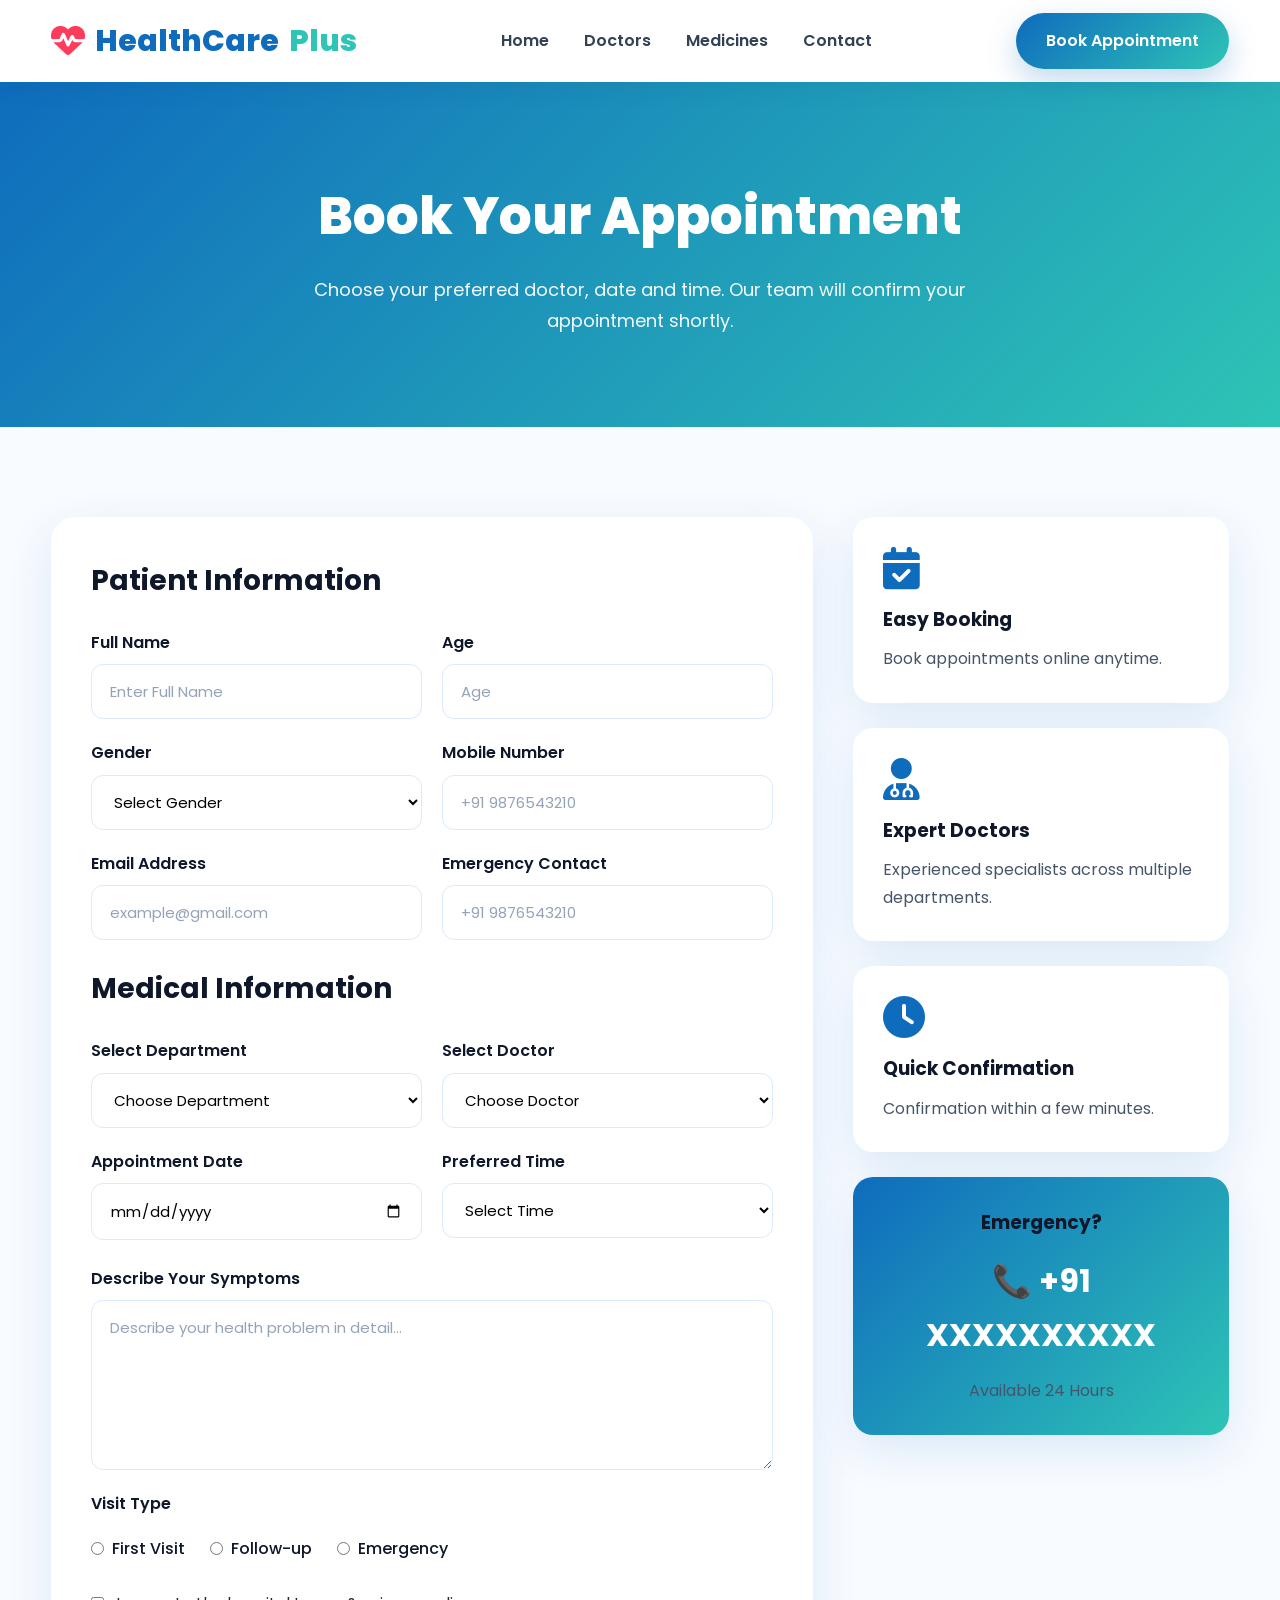
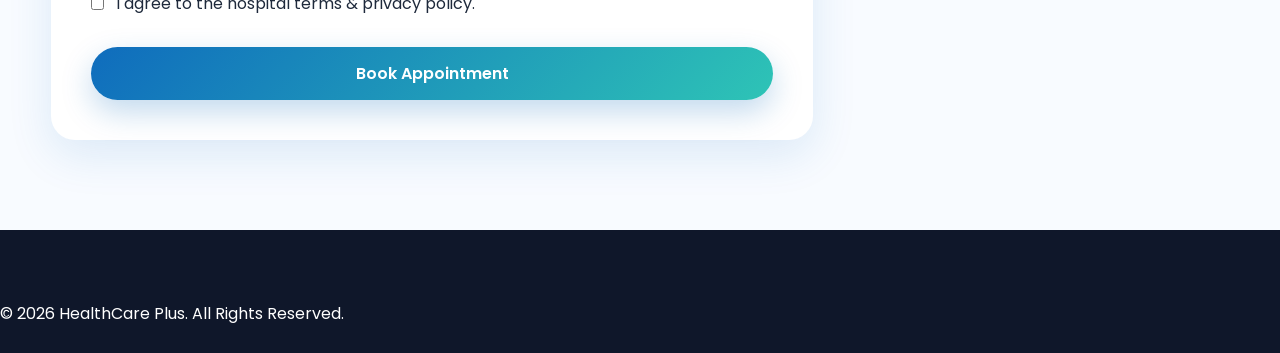
<file: appointment.html>
<!DOCTYPE html>
<html lang="en">

<head>

<meta charset="UTF-8">
<meta name="viewport" content="width=device-width, initial-scale=1.0">

<title>Book Appointment | HealthCare Plus</title>

<link rel="preconnect" href="https://fonts.googleapis.com">

<link rel="preconnect" href="https://fonts.gstatic.com" crossorigin>

<link href="https://fonts.googleapis.com/css2?family=Poppins:wght@300;400;500;600;700;800&display=swap" rel="stylesheet">

<link rel="stylesheet"
href="https://cdnjs.cloudflare.com/ajax/libs/font-awesome/6.5.2/css/all.min.css">

<link rel="stylesheet" href="style.css">

</head>

<body>

<!--========== NAVBAR ==========-->

<header>

<div class="container">

<nav>

<div class="logo">

<i class="fa-solid fa-heart-pulse"></i>

HealthCare<span>Plus</span>

</div>

<ul class="nav-links">

<li><a href="index.html">Home</a></li>

<li><a href="doctors.html">Doctors</a></li>

<li><a href="medicines.html">Medicines</a></li>

<li><a href="contact.html">Contact</a></li>

</ul>

<a href="appointment.html" class="btn active">

Book Appointment

</a>

</nav>

</div>

</header>

<!--========== PAGE HEADER ==========-->

<section class="page-banner">

<div class="container">

<h1>Book Your Appointment</h1>

<p>

Choose your preferred doctor, date and time. Our team will confirm your appointment shortly.

</p>

</div>

</section>

<!--========== APPOINTMENT ==========-->

<section class="appointment-section">

<div class="container">

<div class="appointment-wrapper">

    <!--=== left side form ===-->

    <div class="appointment-form">

<h2>Patient Information</h2>

<form id="appointmentForm">

<div class="input-grid">

<div class="input-box">

<label>Full Name</label>

<input type="text" placeholder="Enter Full Name" required>

</div>

<div class="input-box">

<label>Age</label>

<input type="number" placeholder="Age" required>

</div>

<div class="input-box">

<label>Gender</label>

<select required>

<option>Select Gender</option>

<option>Male</option>

<option>Female</option>

<option>Other</option>

</select>

</div>

<div class="input-box">

<label>Mobile Number</label>

<input type="tel" placeholder="+91 9876543210" required>

</div>

<div class="input-box">

<label>Email Address</label>

<input type="email" placeholder="example@gmail.com">

</div>

<div class="input-box">

<label>Emergency Contact</label>

<input type="tel" placeholder="+91 9876543210">

</div>

</div>

<!--=== medical information ===-->

<h2>Medical Information</h2>

<div class="input-grid">

<div class="input-box">

<label>Select Department</label>

<select id="department" required>

<option>Choose Department</option>

<option>Cardiology</option>

<option>Neurology</option>

<option>Orthopedics</option>

<option>Dermatology</option>

<option>Pediatrics</option>

<option>ENT</option>

<option>Dental</option>

<option>General Medicine</option>

</select>

</div>

<div class="input-box">

<label>Select Doctor</label>

<select id="doctor" required>

<option>Choose Doctor</option>

<option>Dr. Sarah Wilson</option>

<option>Dr. James Smith</option>

<option>Dr. Emily Brown</option>

<option>Dr. Rajesh Kumar</option>

<option>Dr. Priya Sharma</option>

<option>Dr. Ahmed Khan</option>

<option>Dr. Anjali Mehta</option>

<option>Dr. Michael Lee</option>

<option>Dr. Neha Verma</option>

<option>Dr. Arjun Reddy</option>

</select>

</div>

<div class="input-box">

<label>Appointment Date</label>

<input type="date" required>

</div>

<div class="input-box">

<label>Preferred Time</label>

<select required>

<option>Select Time</option>

<option>09:00 AM</option>

<option>09:30 AM</option>

<option>10:00 AM</option>

<option>10:30 AM</option>

<option>11:00 AM</option>

<option>11:30 AM</option>

<option>12:00 PM</option>

<option>02:00 PM</option>

<option>03:00 PM</option>

<option>04:00 PM</option>

<option>05:00 PM</option>

</select>

</div>

</div>

<!--=== symptoms ===-->

<div class="input-box full-width">

<label>Describe Your Symptoms</label>

<textarea rows="6"
placeholder="Describe your health problem in detail..."></textarea>

</div>

<div class="input-box full-width">

<label>Visit Type</label>

<div class="radio-group">

<label>

<input type="radio" name="visit">

First Visit

</label>

<label>

<input type="radio" name="visit">

Follow-up

</label>

<label>

<input type="radio" name="visit">

Emergency

</label>

</div>

</div>

<div class="checkbox">

<input type="checkbox" required>

<span>

I agree to the hospital terms & privacy policy.

</span>

</div>

<button class="btn submit-btn">

Book Appointment

</button>

</form>

</div>

<!--=== right side pannel information ===-->

<div class="appointment-info">

<div class="info-card">

<i class="fa-solid fa-calendar-check"></i>

<h3>Easy Booking</h3>

<p>

Book appointments online anytime.

</p>

</div>

<div class="info-card">

<i class="fa-solid fa-user-doctor"></i>

<h3>Expert Doctors</h3>

<p>

Experienced specialists across multiple departments.

</p>

</div>

<div class="info-card">

<i class="fa-solid fa-clock"></i>

<h3>Quick Confirmation</h3>

<p>

Confirmation within a few minutes.

</p>

</div>

<div class="info-card emergency">

<h3>

Emergency?

</h3>

<h2>

📞 +91 XXXXXXXXXX

</h2>

<p>

Available 24 Hours

</p>

</div>

</div>

</div>

</div>

</section>

<!--=== footer ===-->

<footer>

<p>

© 2026 HealthCare Plus. All Rights Reserved.

</p>

</footer>

<button id="topBtn">
    <i class="fa-solid fa-arrow-up"></i>
</button>

<script src="script.js"></script>

</body>

</html>
</file>
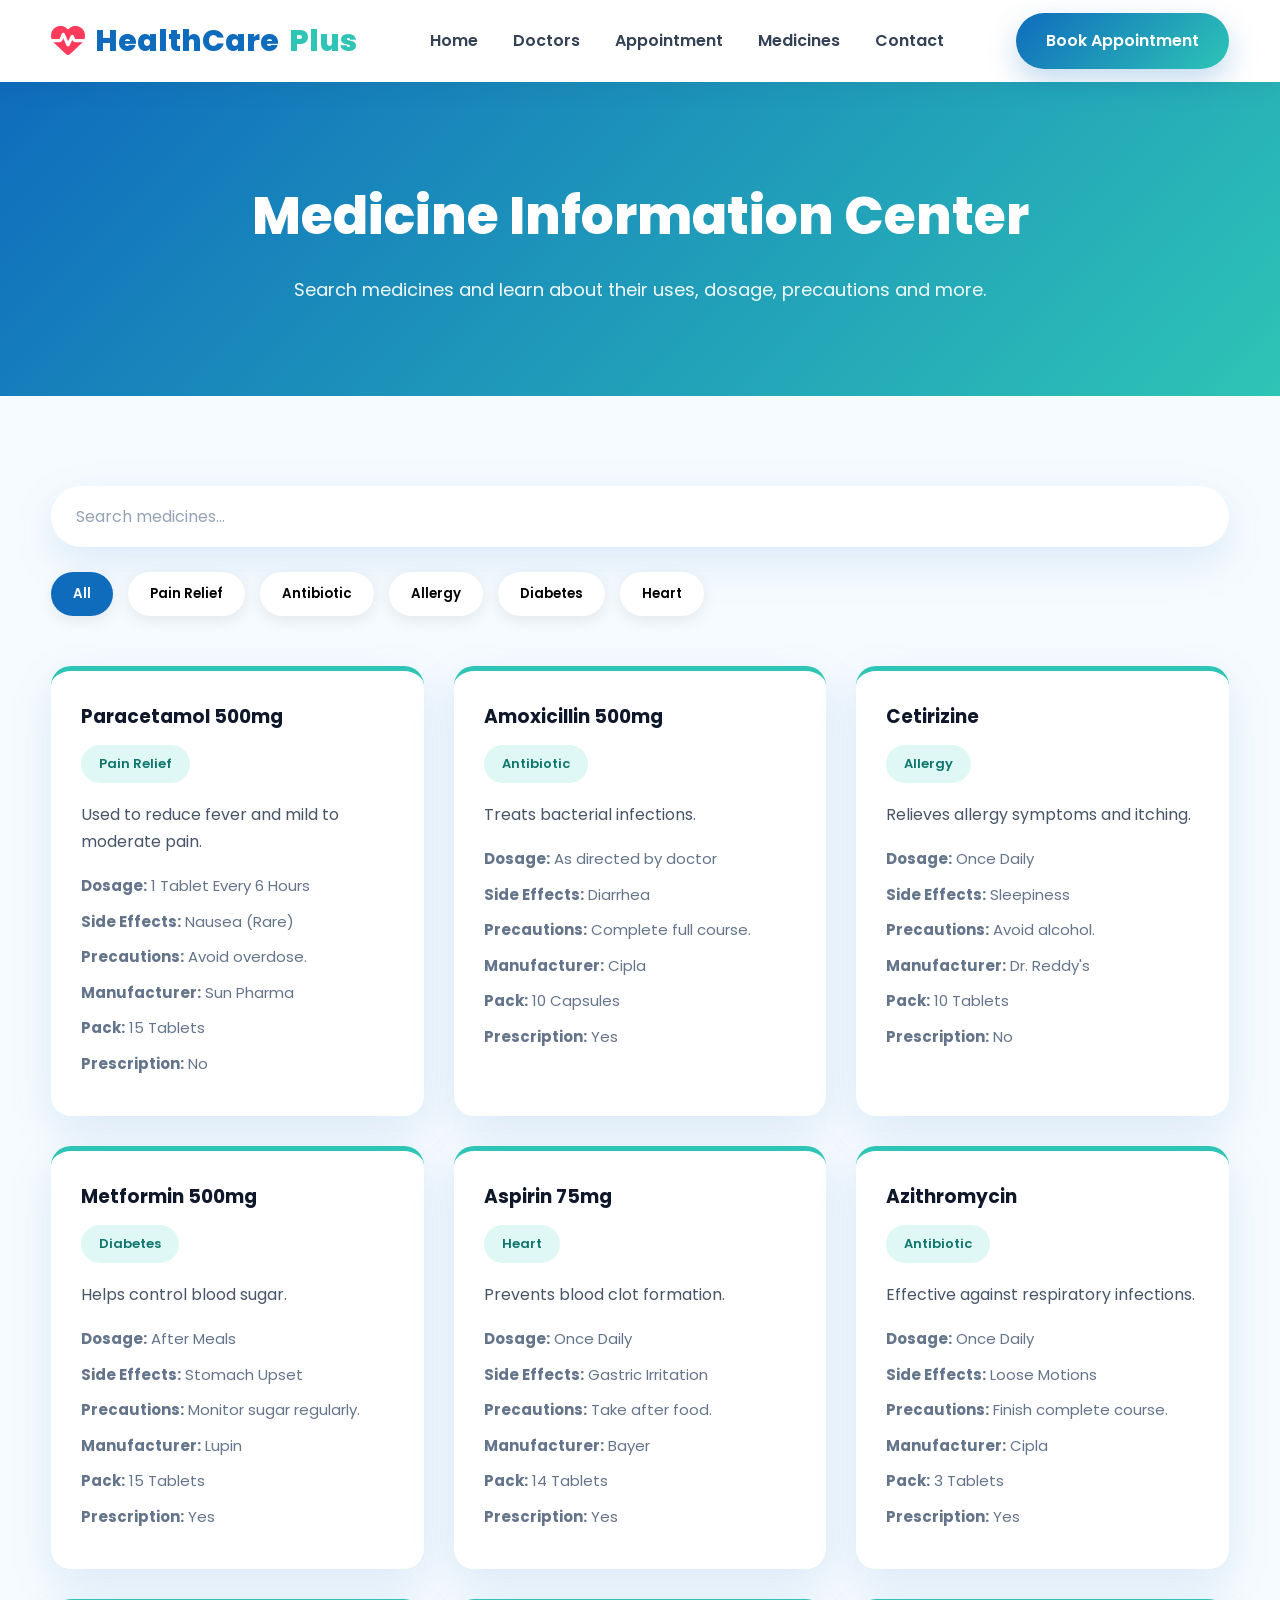
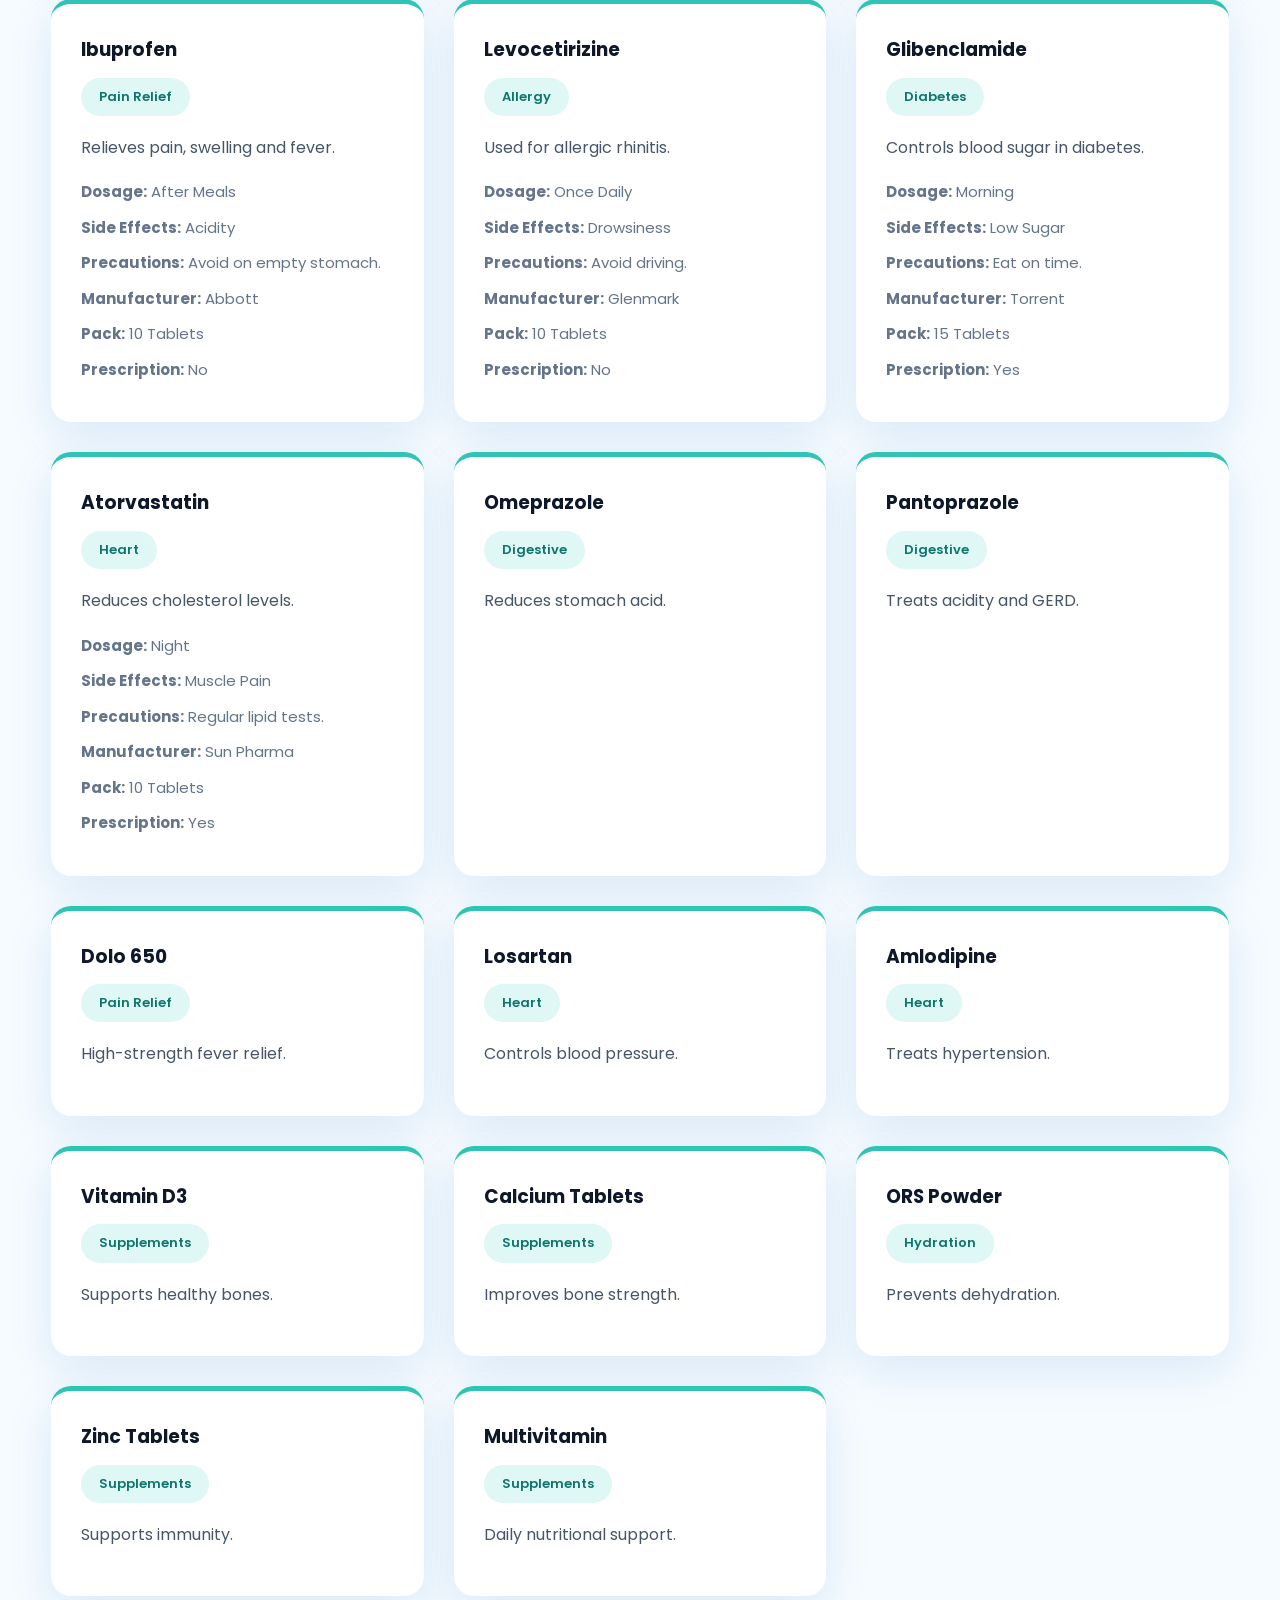
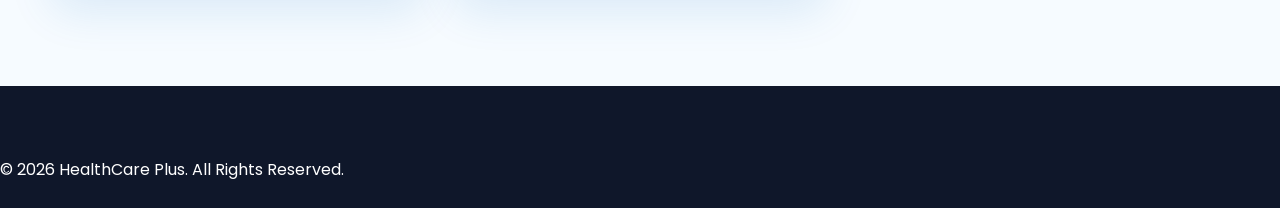
<file: medicines.html>
<!DOCTYPE html>
<html lang="en">

<head>

<meta charset="UTF-8">
<meta name="viewport" content="width=device-width, initial-scale=1.0">

<title>Medicines | HealthCare Plus</title>

<link rel="preconnect" href="https://fonts.googleapis.com">

<link rel="preconnect" href="https://fonts.gstatic.com" crossorigin>

<link href="https://fonts.googleapis.com/css2?family=Poppins:wght@300;400;500;600;700;800&display=swap" rel="stylesheet">

<link rel="stylesheet"
href="https://cdnjs.cloudflare.com/ajax/libs/font-awesome/6.5.2/css/all.min.css">

<link rel="stylesheet" href="style.css">

</head>

<body>

<header>

<div class="container">

<nav>

<div class="logo">

<i class="fa-solid fa-heart-pulse"></i>

HealthCare<span>Plus</span>

</div>

<ul class="nav-links">

<li><a href="index.html">Home</a></li>

<li><a href="doctors.html">Doctors</a></li>

<li><a href="appointment.html">Appointment</a></li>

<li><a href="medicines.html" class="active">Medicines</a></li>

<li><a href="contact.html">Contact</a></li>

</ul>

<a href="appointment.html" class="btn">

Book Appointment

</a>

</nav>

</div>

</header>

<section class="page-banner">

<div class="container">

<h1>Medicine Information Center</h1>

<p>

Search medicines and learn about their uses, dosage, precautions and more.

</p>

</div>

</section>

<section class="medicine-library">

<div class="container">

<div class="medicine-top">

<input
type="text"
id="medicineSearch"
placeholder="Search medicines...">

<div class="medicine-filter">

<button class="filter-btn active" data-filter="all">All</button>

<button class="filter-btn" data-filter="Pain Relief">Pain Relief</button>

<button class="filter-btn" data-filter="Antibiotic">Antibiotic</button>

<button class="filter-btn" data-filter="Allergy">Allergy</button>

<button class="filter-btn" data-filter="Diabetes">Diabetes</button>

<button class="filter-btn" data-filter="Heart">Heart</button>

</div>

</div>

<div class="medicine-grid">

    <div class="medicine-card">

<h3>Paracetamol 500mg</h3>

<span class="badge">Pain Relief</span>

<p>Used to reduce fever and mild to moderate pain.</p>

<ul>

<li><strong>Dosage:</strong> 1 Tablet Every 6 Hours</li>

<li><strong>Side Effects:</strong> Nausea (Rare)</li>

<li><strong>Precautions:</strong> Avoid overdose.</li>

<li><strong>Manufacturer:</strong> Sun Pharma</li>

<li><strong>Pack:</strong> 15 Tablets</li>

<li><strong>Prescription:</strong> No</li>

</ul>

</div>

<div class="medicine-card">

<h3>Amoxicillin 500mg</h3>

<span class="badge">Antibiotic</span>

<p>Treats bacterial infections.</p>

<ul>

<li><strong>Dosage:</strong> As directed by doctor</li>

<li><strong>Side Effects:</strong> Diarrhea</li>

<li><strong>Precautions:</strong> Complete full course.</li>

<li><strong>Manufacturer:</strong> Cipla</li>

<li><strong>Pack:</strong> 10 Capsules</li>

<li><strong>Prescription:</strong> Yes</li>

</ul>

</div>

<div class="medicine-card">

<h3>Cetirizine</h3>

<span class="badge">Allergy</span>

<p>Relieves allergy symptoms and itching.</p>

<ul>

<li><strong>Dosage:</strong> Once Daily</li>

<li><strong>Side Effects:</strong> Sleepiness</li>

<li><strong>Precautions:</strong> Avoid alcohol.</li>

<li><strong>Manufacturer:</strong> Dr. Reddy's</li>

<li><strong>Pack:</strong> 10 Tablets</li>

<li><strong>Prescription:</strong> No</li>

</ul>

</div>

<div class="medicine-card">

<h3>Metformin 500mg</h3>

<span class="badge">Diabetes</span>

<p>Helps control blood sugar.</p>

<ul>

<li><strong>Dosage:</strong> After Meals</li>

<li><strong>Side Effects:</strong> Stomach Upset</li>

<li><strong>Precautions:</strong> Monitor sugar regularly.</li>

<li><strong>Manufacturer:</strong> Lupin</li>

<li><strong>Pack:</strong> 15 Tablets</li>

<li><strong>Prescription:</strong> Yes</li>

</ul>

</div>

<div class="medicine-card">

<h3>Aspirin 75mg</h3>

<span class="badge">Heart</span>

<p>Prevents blood clot formation.</p>

<ul>

<li><strong>Dosage:</strong> Once Daily</li>

<li><strong>Side Effects:</strong> Gastric Irritation</li>

<li><strong>Precautions:</strong> Take after food.</li>

<li><strong>Manufacturer:</strong> Bayer</li>

<li><strong>Pack:</strong> 14 Tablets</li>

<li><strong>Prescription:</strong> Yes</li>

</ul>

</div>

<div class="medicine-card">

<h3>Azithromycin</h3>

<span class="badge">Antibiotic</span>

<p>Effective against respiratory infections.</p>

<ul>
<li><strong>Dosage:</strong> Once Daily</li>
<li><strong>Side Effects:</strong> Loose Motions</li>
<li><strong>Precautions:</strong> Finish complete course.</li>
<li><strong>Manufacturer:</strong> Cipla</li>
<li><strong>Pack:</strong> 3 Tablets</li>
<li><strong>Prescription:</strong> Yes</li>
</ul>

</div>

<div class="medicine-card">

<h3>Ibuprofen</h3>

<span class="badge">Pain Relief</span>

<p>Relieves pain, swelling and fever.</p>

<ul>
<li><strong>Dosage:</strong> After Meals</li>
<li><strong>Side Effects:</strong> Acidity</li>
<li><strong>Precautions:</strong> Avoid on empty stomach.</li>
<li><strong>Manufacturer:</strong> Abbott</li>
<li><strong>Pack:</strong> 10 Tablets</li>
<li><strong>Prescription:</strong> No</li>
</ul>

</div>

<div class="medicine-card">

<h3>Levocetirizine</h3>

<span class="badge">Allergy</span>

<p>Used for allergic rhinitis.</p>

<ul>
<li><strong>Dosage:</strong> Once Daily</li>
<li><strong>Side Effects:</strong> Drowsiness</li>
<li><strong>Precautions:</strong> Avoid driving.</li>
<li><strong>Manufacturer:</strong> Glenmark</li>
<li><strong>Pack:</strong> 10 Tablets</li>
<li><strong>Prescription:</strong> No</li>
</ul>

</div>

<div class="medicine-card">

<h3>Glibenclamide</h3>

<span class="badge">Diabetes</span>

<p>Controls blood sugar in diabetes.</p>

<ul>
<li><strong>Dosage:</strong> Morning</li>
<li><strong>Side Effects:</strong> Low Sugar</li>
<li><strong>Precautions:</strong> Eat on time.</li>
<li><strong>Manufacturer:</strong> Torrent</li>
<li><strong>Pack:</strong> 15 Tablets</li>
<li><strong>Prescription:</strong> Yes</li>
</ul>

</div>

<div class="medicine-card">

<h3>Atorvastatin</h3>

<span class="badge">Heart</span>

<p>Reduces cholesterol levels.</p>

<ul>
<li><strong>Dosage:</strong> Night</li>
<li><strong>Side Effects:</strong> Muscle Pain</li>
<li><strong>Precautions:</strong> Regular lipid tests.</li>
<li><strong>Manufacturer:</strong> Sun Pharma</li>
<li><strong>Pack:</strong> 10 Tablets</li>
<li><strong>Prescription:</strong> Yes</li>
</ul>

</div>

<div class="medicine-card"><h3>Omeprazole</h3><span class="badge">Digestive</span><p>Reduces stomach acid.</p></div>

<div class="medicine-card"><h3>Pantoprazole</h3><span class="badge">Digestive</span><p>Treats acidity and GERD.</p></div>

<div class="medicine-card"><h3>Dolo 650</h3><span class="badge">Pain Relief</span><p>High-strength fever relief.</p></div>

<div class="medicine-card"><h3>Losartan</h3><span class="badge">Heart</span><p>Controls blood pressure.</p></div>

<div class="medicine-card"><h3>Amlodipine</h3><span class="badge">Heart</span><p>Treats hypertension.</p></div>

<div class="medicine-card"><h3>Vitamin D3</h3><span class="badge">Supplements</span><p>Supports healthy bones.</p></div>

<div class="medicine-card"><h3>Calcium Tablets</h3><span class="badge">Supplements</span><p>Improves bone strength.</p></div>

<div class="medicine-card"><h3>ORS Powder</h3><span class="badge">Hydration</span><p>Prevents dehydration.</p></div>

<div class="medicine-card"><h3>Zinc Tablets</h3><span class="badge">Supplements</span><p>Supports immunity.</p></div>

<div class="medicine-card"><h3>Multivitamin</h3><span class="badge">Supplements</span><p>Daily nutritional support.</p></div>


</div>

</div>

</section>

<footer>

<p>

© 2026 HealthCare Plus. All Rights Reserved.

</p>

</footer>

<button id="topBtn">
    <i class="fa-solid fa-arrow-up"></i>
</button>

<script src="script.js"></script>

</body>

</html>
</file>
<file: style.css>
/*======================================
Google Font
=======================================*/

@import url('https://fonts.googleapis.com/css2?family=Poppins:wght@300;400;500;600;700;800&display=swap');

/*======================================
RESET
=======================================*/

*{
    margin:0;
    padding:0;
    box-sizing:border-box;
    scroll-behavior:smooth;
}

html{
    overflow-x:hidden;
}

body{
    font-family:'Poppins',sans-serif;
    background:#f6fbff;
    color:#1e293b;
    overflow-x:hidden;
    line-height:1.7;
}

img{
    width:100%;
    display:block;
}

a{
    text-decoration:none;
}

ul{
    list-style:none;
}

button,
input,
select,
textarea{
    font-family:inherit;
}

.container{
    width:min(1180px,92%);
    margin:auto;
}

/*======================================
ROOT COLORS
=======================================*/

:root{

--primary:#0f6cbd;
--secondary:#2ec4b6;
--accent:#10b981;

--dark:#0f172a;
--light:#ffffff;

--text:#475569;

--border:#dbeafe;

--bg:#f8fbff;

--shadow:0 15px 45px rgba(15,108,189,.12);

--radius:18px;

--transition:.35s ease;

}

/* nav bar======================================================================== */

/*======================================
HEADER
=======================================*/

header{

position:fixed;

top:0;

left:0;

width:100%;

z-index:999;

background:rgba(255,255,255,.92);

backdrop-filter:blur(15px);

box-shadow:0 5px 25px rgba(0,0,0,.05);

}

nav{

display:flex;

justify-content:space-between;

align-items:center;

height:82px;

}

.logo{

font-size:30px;

font-weight:800;

color:var(--primary);

display:flex;

align-items:center;

gap:10px;

}

.logo span{

color:var(--secondary);

}

.logo i{

font-size:34px;

color:#ff3b5c;

}

.nav-links{

display:flex;

gap:35px;

}

.nav-links a{

font-weight:600;

color:#334155;

transition:.3s;

position:relative;

}

.nav-links a:hover,

.nav-links a.active{

color:var(--primary);

}

.nav-links a::after{

content:"";

position:absolute;

left:0;

bottom:-8px;

height:3px;

width:0;

background:var(--secondary);

transition:.3s;

border-radius:10px;

}

.nav-links a:hover::after,

.nav-links a.active::after{

width:100%;

}

/* buttons============================================================================= */

.btn{

padding:14px 30px;

background:linear-gradient(135deg,var(--primary),var(--secondary));

color:white;

font-weight:600;

border-radius:50px;

display:inline-flex;

align-items:center;

justify-content:center;

transition:.4s;

box-shadow:0 12px 30px rgba(15,108,189,.25);

}

.btn:hover{

transform:translateY(-4px);

box-shadow:0 20px 35px rgba(15,108,189,.35);

}

.btn-outline{

padding:14px 30px;

border-radius:50px;

border:2px solid var(--primary);

color:var(--primary);

font-weight:600;

transition:.35s;

}

.btn-outline:hover{

background:var(--primary);

color:#fff;

}

.btn-small{

display:inline-block;

margin-top:20px;

padding:10px 22px;

background:var(--secondary);

color:#fff;

border-radius:40px;

font-size:.92rem;

font-weight:600;

transition:.3s;

}

.btn-small:hover{

background:var(--primary);

}

/* hero====================================================== */

.hero{

padding:170px 0 100px;

background:

linear-gradient(rgba(15,108,189,.05),rgba(46,196,182,.05));

}

.hero-container{

display:grid;

grid-template-columns:1fr 1fr;

align-items:center;

gap:70px;

}

.hero-content h4{

color:var(--secondary);

font-size:20px;

margin-bottom:15px;

font-weight:700;

}

.hero-content h1{

font-size:58px;

line-height:1.15;

font-weight:800;

color:var(--dark);

margin-bottom:25px;

}

.hero-content p{

font-size:18px;

color:var(--text);

margin-bottom:35px;

}

.hero-buttons{

display:flex;

gap:20px;

margin-bottom:45px;

}

.hero-image{

position:relative;

}

.hero-image img{

border-radius:30px;

box-shadow:var(--shadow);

animation:float 4s ease-in-out infinite;

}

@keyframes float{

0%{

transform:translateY(0);

}

50%{

transform:translateY(-12px);

}

100%{

transform:translateY(0);

}

}

/* hero stats ============================================================*/

.hero-stats{

display:flex;

gap:30px;

flex-wrap:wrap;

}

.hero-stats div{

background:#fff;

padding:22px 30px;

border-radius:18px;

box-shadow:var(--shadow);

text-align:center;

min-width:130px;

transition:.35s;

}

.hero-stats div:hover{

transform:translateY(-10px);

}

.hero-stats h2{

color:var(--primary);

font-size:32px;

}

.hero-stats p{

margin-top:5px;

font-size:15px;

color:#64748b;

}

/* setion title ==================================================*/

section{

padding:90px 0;

}

.section-title{

text-align:center;

margin-bottom:60px;

}

.section-title h2{

font-size:42px;

color:var(--dark);

margin-bottom:15px;

font-weight:800;

}

.section-title p{

color:#64748b;

max-width:650px;

margin:auto;

font-size:17px;

}


/*  service=================================================================*/

.service-grid{

display:grid;

grid-template-columns:repeat(auto-fit,minmax(250px,1fr));

gap:30px;

}

.service-card{

background:white;

padding:40px 30px;

border-radius:22px;

text-align:center;

box-shadow:var(--shadow);

transition:.35s;

border:1px solid transparent;

}

.service-card:hover{

transform:translateY(-12px);

border-color:#cfe8ff;

}

.service-card i{

font-size:55px;

color:var(--primary);

margin-bottom:20px;

}

.service-card h3{

margin-bottom:15px;

font-size:24px;

}

.service-card p{

color:#64748b;

}


/*======================================
PAGE BANNER
=======================================*/

.page-banner{
    margin-top:82px;
    padding:90px 0;
    text-align:center;
    background:linear-gradient(135deg,#0f6cbd,#2ec4b6);
    color:#fff;
}

.page-banner h1{
    font-size:52px;
    font-weight:800;
    margin-bottom:15px;
}

.page-banner p{
    max-width:700px;
    margin:auto;
    font-size:18px;
    opacity:.95;
}

/*======================================
WHY CHOOSE US
=======================================*/

.why-us{
    background:#f8fbff;
}

.why-grid{
    display:grid;
    grid-template-columns:repeat(auto-fit,minmax(250px,1fr));
    gap:30px;
}

.why-grid div{
    background:#fff;
    border-radius:20px;
    padding:40px 30px;
    text-align:center;
    box-shadow:var(--shadow);
    transition:var(--transition);
}

.why-grid div:hover{
    transform:translateY(-10px);
}

.why-grid i{
    font-size:55px;
    color:var(--secondary);
    margin-bottom:20px;
}

.why-grid h3{
    margin-bottom:12px;
    color:var(--dark);
}

.why-grid p{
    color:var(--text);
}

/*======================================
DOCTORS
=======================================*/

.doctor-grid{
    display:grid;
    grid-template-columns:repeat(auto-fit,minmax(320px,1fr));
    gap:35px;
}

.doctor-card{
    background:#fff;
    border-radius:22px;
    overflow:hidden;
    box-shadow:var(--shadow);
    transition:.35s;
}

.doctor-card:hover{
    transform:translateY(-12px);
}

.doctor-card img{
    height:330px;
    object-fit:cover;
}

.doctor-card h3{
    margin:25px 25px 5px;
    color:var(--dark);
}

.doctor-card span{
    display:block;
    color:var(--primary);
    font-weight:600;
    margin:0 25px 20px;
}

.doctor-card ul{
    padding:0 25px;
}

.doctor-card ul li{
    padding:10px 0;
    border-bottom:1px solid #eef3f8;
    color:var(--text);
    font-size:15px;
}

.doctor-card .btn-small{
    margin:25px;
}

/*======================================
MEDICINE SECTION
=======================================*/

.medicine{
    background:#f8fbff;
}

.medicine-grid{
    display:grid;
    grid-template-columns:repeat(auto-fit,minmax(300px,1fr));
    gap:30px;
}

.medicine-card{
    background:#fff;
    padding:30px;
    border-radius:20px;
    box-shadow:var(--shadow);
    transition:.35s;
    border-top:5px solid var(--secondary);
}

.medicine-card:hover{
    transform:translateY(-10px);
}

.medicine-card h3{
    color:var(--dark);
    margin-bottom:12px;
}

.medicine-card p{
    color:var(--text);
    margin-bottom:18px;
}

.medicine-card ul li{
    margin-bottom:10px;
    color:#64748b;
    font-size:15px;
}

.badge{
    display:inline-block;
    margin-bottom:18px;
    background:#dff8f5;
    color:#0f766e;
    padding:8px 18px;
    border-radius:30px;
    font-size:13px;
    font-weight:600;
}

/*======================================
MEDICINE FILTER
=======================================*/

.medicine-top{
    margin-bottom:50px;
}

#medicineSearch{
    width:100%;
    padding:18px 25px;
    border:none;
    border-radius:50px;
    box-shadow:var(--shadow);
    margin-bottom:25px;
    outline:none;
    font-size:16px;
}

.medicine-filter{
    display:flex;
    gap:15px;
    flex-wrap:wrap;
}

.filter-btn{
    border:none;
    padding:12px 22px;
    border-radius:30px;
    background:#fff;
    cursor:pointer;
    font-weight:600;
    box-shadow:0 5px 15px rgba(0,0,0,.08);
    transition:.3s;
}

.filter-btn:hover,
.filter-btn.active{
    background:var(--primary);
    color:#fff;
}

/*======================================
ABOUT SECTION
=======================================*/

.about-grid{
    display:grid;
    grid-template-columns:1fr 1fr;
    gap:60px;
    align-items:center;
}

.about-grid img{
    border-radius:25px;
    box-shadow:var(--shadow);
}

.about-grid h2{
    font-size:42px;
    margin-bottom:20px;
    color:var(--dark);
}

.about-grid p{
    color:var(--text);
    margin-bottom:30px;
}

.about-features{
    display:grid;
    grid-template-columns:repeat(2,1fr);
    gap:18px;
}

.about-features div{
    background:#fff;
    padding:16px;
    border-radius:14px;
    box-shadow:var(--shadow);
}

.about-features i{
    color:var(--accent);
    margin-right:10px;
}

/*======================================
STATS
=======================================*/

.stats{
    background:linear-gradient(135deg,#0f6cbd,#2ec4b6);
}

.stats-grid{
    display:grid;
    grid-template-columns:repeat(4,1fr);
    gap:25px;
    text-align:center;
}

.stats-grid div{
    color:#fff;
}

.stats-grid h2{
    font-size:52px;
    margin-bottom:10px;
}

.stats-grid p{
    font-size:18px;
}


/*======================================
APPOINTMENT PAGE
=======================================*/

.appointment-section{
    background:#f8fbff;
}

.appointment-wrapper{
    display:grid;
    grid-template-columns:2fr 1fr;
    gap:40px;
    align-items:start;
}

.appointment-form{
    background:#fff;
    padding:40px;
    border-radius:24px;
    box-shadow:var(--shadow);
}

.appointment-form h2{
    margin-bottom:25px;
    color:var(--dark);
    font-size:28px;
}

.input-grid{
    display:grid;
    grid-template-columns:repeat(2,1fr);
    gap:20px;
    margin-bottom:25px;
}

.input-box{
    display:flex;
    flex-direction:column;
}

.input-box label{
    margin-bottom:8px;
    font-weight:600;
    color:var(--dark);
}

.input-box input,
.input-box select,
.input-box textarea{
    padding:15px 18px;
    border:1px solid #dbeafe;
    border-radius:12px;
    outline:none;
    font-size:15px;
    transition:.3s;
    background:#fff;
}

.input-box input:focus,
.input-box select:focus,
.input-box textarea:focus{
    border-color:var(--primary);
    box-shadow:0 0 0 4px rgba(15,108,189,.12);
}

.full-width{
    grid-column:1/-1;
    margin-bottom:20px;
}

textarea{
    resize:vertical;
}

.radio-group{
    display:flex;
    gap:25px;
    flex-wrap:wrap;
    margin-top:10px;
}

.radio-group label{
    display:flex;
    align-items:center;
    gap:8px;
    font-weight:500;
}

.checkbox{
    display:flex;
    align-items:center;
    gap:12px;
    margin:20px 0 30px;
}

.submit-btn{
    width:100%;
    border:none;
    cursor:pointer;
    font-size:16px;
}

/*======================================
RIGHT INFO PANEL
=======================================*/

.appointment-info{
    display:flex;
    flex-direction:column;
    gap:25px;
}

.info-card{
    background:#fff;
    padding:30px;
    border-radius:20px;
    box-shadow:var(--shadow);
    transition:.3s;
}

.info-card:hover{
    transform:translateY(-8px);
}

.info-card i{
    font-size:42px;
    color:var(--primary);
    margin-bottom:15px;
}

.info-card h3{
    margin-bottom:10px;
    color:var(--dark);
}

.info-card p{
    color:var(--text);
}

.emergency{
    background:linear-gradient(135deg,#0f6cbd,#2ec4b6);
    color:#fff;
    text-align:center;
}

.emergency h2{
    font-size:32px;
    margin:15px 0;
}

/*======================================
TESTIMONIALS
=======================================*/

.testimonials{
    background:#f8fbff;
}

.testimonial-grid{
    display:grid;
    grid-template-columns:repeat(auto-fit,minmax(320px,1fr));
    gap:30px;
}

.testimonial-card{
    background:#fff;
    padding:35px;
    border-radius:20px;
    box-shadow:var(--shadow);
    transition:.3s;
    position:relative;
}

.testimonial-card:hover{
    transform:translateY(-10px);
}

.testimonial-card::before{
    content:"❝";
    font-size:70px;
    color:#dbeafe;
    position:absolute;
    top:15px;
    right:20px;
}

.testimonial-card p{
    color:var(--text);
    margin-bottom:20px;
}

.testimonial-card h4{
    color:var(--primary);
    margin-bottom:10px;
}

/*======================================
FAQ
=======================================*/

.faq{
    background:#fff;
}

.faq-box{
    max-width:900px;
    margin:auto;
}

.faq-item{
    background:#f8fbff;
    border-radius:18px;
    padding:25px;
    margin-bottom:20px;
    box-shadow:0 8px 20px rgba(0,0,0,.05);
}

.faq-item h3{
    color:var(--dark);
    margin-bottom:12px;
}

.faq-item p{
    color:var(--text);
}

/*======================================
CONTACT PAGE
=======================================*/

.contact-grid{
    display:grid;
    grid-template-columns:1fr 1.2fr;
    gap:40px;
}

.contact-info,
.contact-form{
    background:#fff;
    padding:35px;
    border-radius:22px;
    box-shadow:var(--shadow);
}

.contact-info h2,
.contact-form h2{
    margin-bottom:25px;
    color:var(--dark);
}

.info{
    display:flex;
    align-items:center;
    gap:15px;
    margin-bottom:20px;
    color:var(--text);
}

.info i{
    width:50px;
    height:50px;
    background:#eaf5ff;
    color:var(--primary);
    display:flex;
    align-items:center;
    justify-content:center;
    border-radius:50%;
    font-size:20px;
}

.contact-form form{
    display:flex;
    flex-direction:column;
    gap:18px;
}

.contact-form input,
.contact-form textarea{
    padding:16px;
    border:1px solid #dbeafe;
    border-radius:12px;
    outline:none;
    transition:.3s;
}

.contact-form input:focus,
.contact-form textarea:focus{
    border-color:var(--primary);
    box-shadow:0 0 0 4px rgba(15,108,189,.12);
}

.social-icons{
    display:flex;
    gap:15px;
    margin-top:25px;
}

.social-icons a{
    width:45px;
    height:45px;
    border-radius:50%;
    background:var(--primary);
    color:#fff;
    display:flex;
    align-items:center;
    justify-content:center;
    transition:.3s;
}

.social-icons a:hover{
    transform:translateY(-6px) rotate(8deg);
    background:var(--secondary);
}

/*======================================
MAP
=======================================*/

.map iframe{
    width:100%;
    height:420px;
    border:none;
}

/*======================================
FOOTER
=======================================*/

footer{
    background:#0f172a;
    color:#fff;
    padding:70px 0 25px;
}

.footer-grid{
    display:grid;
    grid-template-columns:repeat(auto-fit,minmax(220px,1fr));
    gap:35px;
    margin-bottom:40px;
}

.footer-grid h3,
.footer-grid h4{
    margin-bottom:18px;
}

.footer-grid p,
.footer-grid li{
    color:#cbd5e1;
    margin-bottom:10px;
}

.footer-grid a{
    color:#cbd5e1;
    transition:.3s;
}

.footer-grid a:hover{
    color:#2ec4b6;
}

footer hr{
    border:none;
    height:1px;
    background:#334155;
    margin:30px 0;
}

.copyright{
    text-align:center;
    color:#94a3b8;
}


/*======================================
HAMBURGER MENU
=======================================*/

.menu{
    display:none;
    font-size:28px;
    cursor:pointer;
    color:var(--primary);
}

/*======================================
SCROLLBAR
=======================================*/

::-webkit-scrollbar{
    width:10px;
}

::-webkit-scrollbar-track{
    background:#eef6ff;
}

::-webkit-scrollbar-thumb{
    background:linear-gradient(var(--primary),var(--secondary));
    border-radius:20px;
}

::-webkit-scrollbar-thumb:hover{
    background:var(--primary);
}

/*======================================
SMOOTH HOVER EFFECTS
=======================================*/

.service-card,
.doctor-card,
.medicine-card,
.info-card,
.testimonial-card,
.contact-info,
.contact-form,
.about-features div,
.hero-stats div{
    transition:all .35s ease;
}

.service-card:hover,
.doctor-card:hover,
.medicine-card:hover,
.info-card:hover,
.testimonial-card:hover{
    box-shadow:0 25px 45px rgba(15,108,189,.18);
}

/*======================================
INPUT PLACEHOLDERS
=======================================*/

input::placeholder,
textarea::placeholder{
    color:#94a3b8;
}

/*======================================
BUTTON ACTIVE
=======================================*/

.btn:active,
.btn-small:active{
    transform:scale(.97);
}

/*======================================
IMAGE HOVER
=======================================*/

.doctor-card{
    overflow:hidden;
}

.doctor-card img{
    transition:.5s;
}

.doctor-card:hover img{
    transform:scale(1.08);
}

.about-grid{
    overflow:hidden;
}

.about-grid img{
    transition:.5s;
}

.about-grid img:hover{
    transform:scale(1.04);
}

/*======================================
FADE ANIMATION
=======================================*/

@keyframes fadeUp{

from{

opacity:0;

transform:translateY(40px);

}

to{

opacity:1;

transform:translateY(0);

}

}

.hero-content,
.hero-image,
.service-card,
.doctor-card,
.medicine-card,
.testimonial-card,
.info-card{

animation:fadeUp .8s ease;

}

/*======================================
TABLET
=======================================*/

@media(max-width:992px){

.hero-container,
.about-grid,
.contact-grid,
.appointment-wrapper{

grid-template-columns:1fr;

}

.hero{

text-align:center;

}

.hero-buttons{

justify-content:center;

}

.hero-stats{

justify-content:center;

}

.stats-grid{

grid-template-columns:repeat(2,1fr);

}

.input-grid{

grid-template-columns:1fr;

}

.about-features{

grid-template-columns:1fr;

}

.nav-links{

gap:22px;

}

}

/*======================================
MOBILE
=======================================*/

@media(max-width:768px){

.menu{

display:block;

}

.nav-links{

position:fixed;

top:82px;

right:-100%;

width:280px;

height:calc(100vh - 82px);

background:#fff;

flex-direction:column;

padding:40px 25px;

gap:25px;

box-shadow:-5px 0 30px rgba(0,0,0,.08);

transition:.4s;

}

.nav-links.active{

right:0;

}

.nav-btn{

display:none;

}

.hero{

padding:140px 0 70px;

}

.hero-content h1{

font-size:40px;

}

.hero-content p{

font-size:16px;

}

.page-banner{

padding:70px 0;

}

.page-banner h1{

font-size:38px;

}

.section-title h2{

font-size:34px;

}

.hero-buttons{

flex-direction:column;

}

.hero-buttons .btn,

.hero-buttons .btn-outline{

width:100%;

text-align:center;

}

.doctor-grid,

.service-grid,

.medicine-grid,

.testimonial-grid{

grid-template-columns:1fr;

}

.stats-grid{

grid-template-columns:1fr;

}

.footer-grid{

grid-template-columns:1fr;

text-align:center;

}

.contact-grid{

grid-template-columns:1fr;

}

.contact-info{

text-align:center;

}

.info{

justify-content:center;

}

.appointment-form{

padding:25px;

}

.hero-image{

margin-top:30px;

}

.hero-stats div{

width:100%;

}

}

/*======================================
SMALL MOBILE
=======================================*/

@media(max-width:480px){

.logo{

font-size:22px;

}

.logo i{

font-size:26px;

}

.hero-content h1{

font-size:32px;

}

.hero-content h4{

font-size:17px;

}

.section-title h2{

font-size:28px;

}

.page-banner h1{

font-size:30px;

}

.doctor-card img{

height:260px;

}

.medicine-card,

.service-card,

.testimonial-card,

.contact-info,

.contact-form{

padding:22px;

}

.btn{

padding:12px 24px;

}

}


/*=============================
BACK TO TOP
==============================*/

#topBtn{

position:fixed;

right:25px;

bottom:25px;

width:55px;

height:55px;

border:none;

border-radius:50%;

background:linear-gradient(135deg,#0f6cbd,#2ec4b6);

color:white;

font-size:18px;

cursor:pointer;

display:none;

box-shadow:0 15px 35px rgba(15,108,189,.3);

z-index:999;

transition:.35s;

}

#topBtn:hover{

transform:translateY(-6px);

}

.faq-item h3{

display:flex;

justify-content:space-between;

align-items:center;

cursor:pointer;

}

.faq-item i{

transition:.3s;

color:var(--primary);

}


/*========================
BUTTON RIPPLE
=========================*/

.btn,
.btn-small{
    position:relative;
    overflow:hidden;
}

.ripple{

position:absolute;

border-radius:50%;

background:rgba(255,255,255,.5);

transform:scale(0);

animation:ripple .6s linear;

pointer-events:none;

}

@keyframes ripple{

to{

transform:scale(4);

opacity:0;

}

}
</file>
